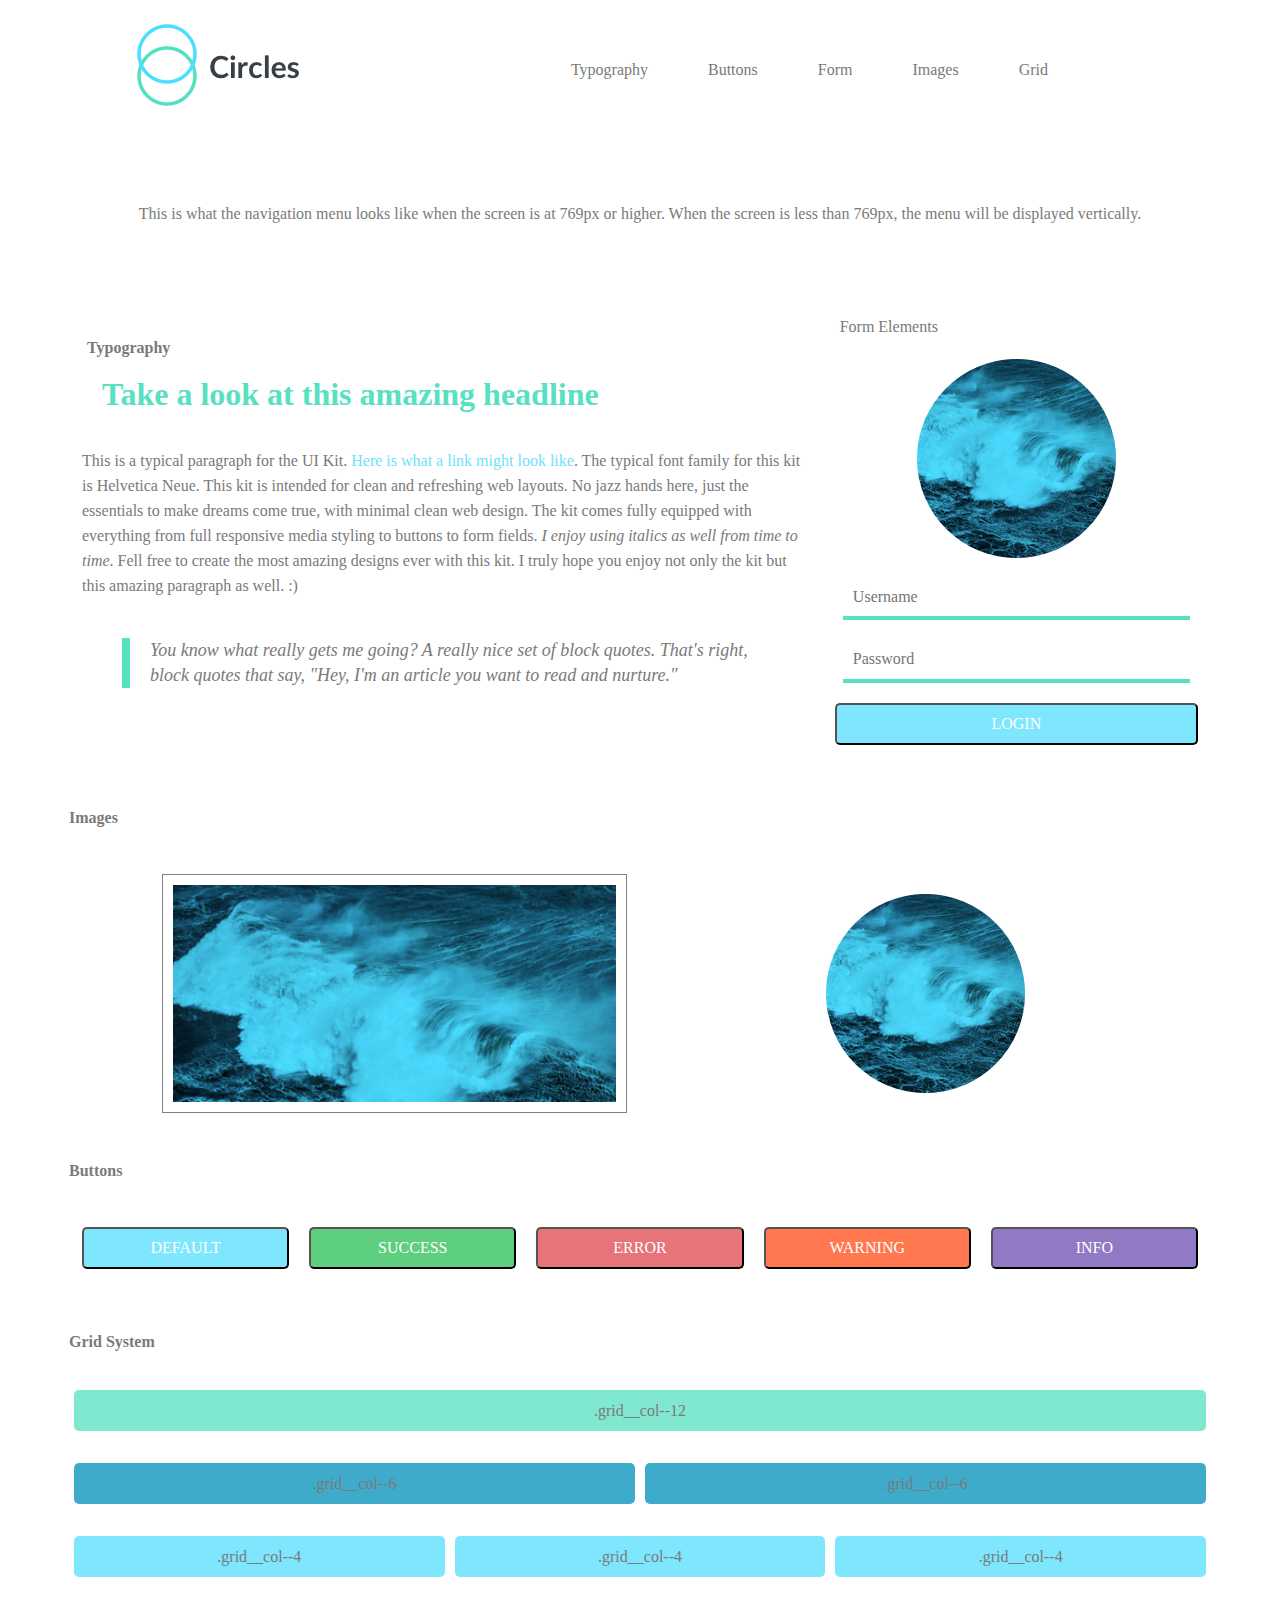
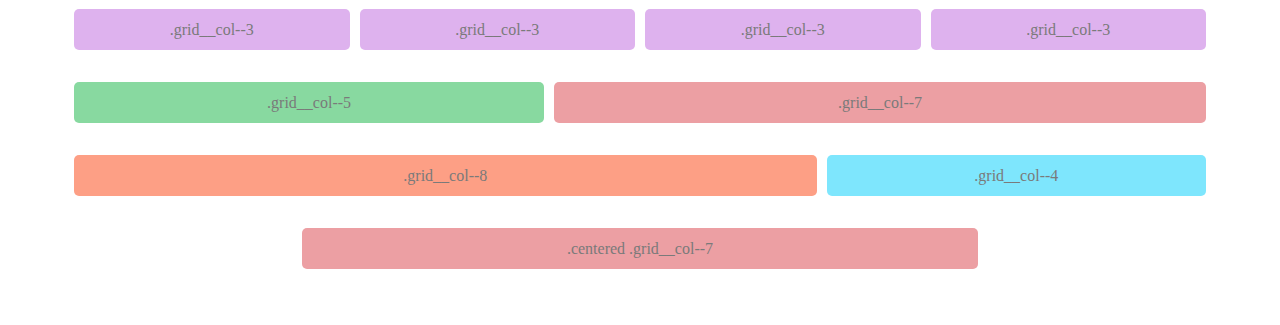
<file: index.html>
<!doctype html>
<html lang="en">

<head>
  <meta charset="utf-8">
  <title>Circles UI Kit</title>
  <meta name="viewport" content="width=device-width, initial-scale=1">
  <link rel="stylesheet" href="css/styles.css">
</head>
<!--
    List of classes used

    Grid:
    .container
    .grid__row
    .grid__col--1
    .grid__col--2
    .grid__col--3
    .grid__col--4
    .grid__col--5
    .grid__col--6
    .grid__col--7
    .grid__col--8
    .grid__col--9
    .grid__col--10
    .grid__col--11
    .grid__col--12
    .card
    .centered
    .theme__colors
    (.grid__col--1, .grid__col--2, .grid__col--10, and .grid__col--11 are not used here in the HTML but would be good to include in the Sass)

    Typography:
    .container
    .link
    .blockquote
    .headline--primary
    .headline--secondary

    Image:
    .img--logo
    .img--frame
    .img--avatar

    Navigation:
    .nav
    .nav__item

    Buttons:
    .btn--default
    .btn--success
    .btn--error
    .btn--warning
    .btn--info
    .theme__colors

    Forms:
    .form
    .form__label--hidden
    .form__input

  -->

<body class="container">
  <div class="grid__row">
    <div class="grid__col--3">
      <a class="link" href="/">
        <img class="img--logo" alt="circles logo" src="images/logo.png">
      </a>
    </div>
    <div class="grid__col--9">
      <nav role="navigation">
        <ul class="nav">
          <li class="nav__item"><a href="#type">Typography</a></li>
          <li class="nav__item"><a href="#buttons">Buttons</a></li>
          <li class="nav__item"><a href="#forms">Form</a></li>
          <li class="nav__item"><a href="#images">Images</a></li>
          <li class="nav__item"><a href="#grid">Grid</a></li>
        </ul>
      </nav>
    </div>
  </div>

  <div class="grid__row">
    <div class="grid__col--12">
      <div class="card">
        <p>This is what the navigation menu looks like when the screen is at 769px or higher. When the screen is less
          than 769px,
          the menu will be displayed vertically.</p>
      </div>
    </div>
  </div>

  <div class="grid__row">
    <div class="grid__col--8">
      <div class="card">
        <h4 id="type" class="headline--secondary">Typography</h4>
        <h1 class="headline--primary">Take a look at this amazing headline</h1>
        <p>This is a typical paragraph for the UI Kit. <a href="#" class="link">Here is what a link might look like</a>.
          The
          typical font family for this kit is Helvetica Neue. This kit is intended for clean and refreshing web layouts.
          No jazz hands here, just the essentials to make dreams come true, with minimal clean web design. The kit comes
          fully equipped with everything from full responsive media styling to buttons to form fields. <em>I enjoy using
            italics as well from time to time</em>.
          Fell free to create the most amazing designs ever with this kit. I truly hope you enjoy not only the kit but
          this
          amazing paragraph as well. :)</p>
        <blockquote class="blockquote">You know what really gets me going? A really nice set of block quotes. That's
          right, block quotes that say, "Hey,
          I'm an article you want to read and nurture."</blockquote>
      </div>
    </div>
    <div class="grid__col--4">
      <form class="form">
        <legend id="forms" class="headline--secondary">Form Elements</legend>
        <img class="img--avatar" src="images/avatar.png" alt="Avatar">
        <label class="form__label--hidden" for="username">Username:</label>
        <input class="form__input" type="text" id="username" placeholder="Username">
        <label class="form__label--hidden" for="password">Password:</label>
        <input class="form__input" type="password" id="password" placeholder="Password">
        <button class="btn--default theme__colors" type="submit" value="Login">Login</button>
      </form>
    </div>
  </div>

  <h4 id="images" class="headline--secondary">Images</h4>

  <div class="grid__row">
    <div class="grid__col--6">
      <img class="img--frame" src="images/image.png" alt="sample image">
    </div>
    <div class="grid__col--6">
      <img class="img--avatar" src="images/avatar.png" alt="Avatar">
    </div>
  </div>

  <h4 id="buttons" class="headline--secondary">Buttons</h4>

  <div class="grid__row">
    <div class="grid__col--12">
      <button class="btn--default theme__colors">default</button>
      <button class="btn--success theme__colors">success</button>
      <button class="btn--error theme__colors">error</button>
      <button class="btn--warning theme__colors">warning</button>
      <button class="btn--info theme__colors">info</button>
    </div>
  </div>

  <h4 id="grid" class="headline--secondary">Grid System</h4>

  <div class="grid__row">
    <div class="grid__col--12 theme__colors">.grid__col--12</div>
  </div>
  <div class="grid__row">
    <div class="grid__col--6 theme__colors">.grid__col--6</div>
    <div class="grid__col--6 theme__colors">.grid__col--6</div>
  </div>
  <div class="grid__row">
    <div class="grid__col--4 theme__colors">.grid__col--4</div>
    <div class="grid__col--4 theme__colors">.grid__col--4</div>
    <div class="grid__col--4 theme__colors">.grid__col--4</div>
  </div>
  <div class="grid__row">
    <div class="grid__col--3 theme__colors">.grid__col--3</div>
    <div class="grid__col--3 theme__colors">.grid__col--3</div>
    <div class="grid__col--3 theme__colors">.grid__col--3</div>
    <div class="grid__col--3 theme__colors">.grid__col--3</div>
  </div>
  <div class="grid__row">
    <div class="grid__col--5 theme__colors">.grid__col--5</div>
    <div class="grid__col--7 theme__colors">.grid__col--7</div>
  </div>
  <div class="grid__row">
    <div class="grid__col--8 theme__colors">.grid__col--8</div>
    <div class="grid__col--4 theme__colors">.grid__col--4</div>
  </div>
  <div class="grid__row">
    <div class="grid__col--7 theme__colors centered">.centered .grid__col--7</div>
  </div>

</body>

</html>
</file>
<file: css/styles.css>
.btn--info, .btn--warning, .btn--error, .btn--success, .btn--default {
  text-transform: uppercase;
  width: 100%;
  display: block;
  padding: 10px;
  border-radius: 5px;
  color: white;
  margin-bottom: 15px;
  cursor: pointer;
}

.img--avatar, .img--frame, .img--logo {
  display: block;
  margin: 0 auto;
}

.link, a {
  text-decoration: none;
}

/*! normalize.css v8.0.1 | MIT License | github.com/necolas/normalize.css */
/* Document
   ========================================================================== */
/**
 * 1. Correct the line height in all browsers.
 * 2. Prevent adjustments of font size after orientation changes in iOS.
 */
html {
  line-height: 1.15;
  /* 1 */
  -webkit-text-size-adjust: 100%;
  /* 2 */
}

/* Sections
   ========================================================================== */
/**
 * Remove the margin in all browsers.
 */
body {
  margin: 0;
}

/**
 * Render the `main` element consistently in IE.
 */
main {
  display: block;
}

/**
 * Correct the font size and margin on `h1` elements within `section` and
 * `article` contexts in Chrome, Firefox, and Safari.
 */
h1 {
  font-size: 2em;
  margin: 0.67em 0;
}

/* Grouping content
   ========================================================================== */
/**
 * 1. Add the correct box sizing in Firefox.
 * 2. Show the overflow in Edge and IE.
 */
hr {
  box-sizing: content-box;
  /* 1 */
  height: 0;
  /* 1 */
  overflow: visible;
  /* 2 */
}

/**
 * 1. Correct the inheritance and scaling of font size in all browsers.
 * 2. Correct the odd `em` font sizing in all browsers.
 */
pre {
  font-family: monospace, monospace;
  /* 1 */
  font-size: 1em;
  /* 2 */
}

/* Text-level semantics
   ========================================================================== */
/**
 * Remove the gray background on active links in IE 10.
 */
a {
  background-color: transparent;
}

/**
 * 1. Remove the bottom border in Chrome 57-
 * 2. Add the correct text decoration in Chrome, Edge, IE, Opera, and Safari.
 */
abbr[title] {
  border-bottom: none;
  /* 1 */
  text-decoration: underline;
  /* 2 */
  text-decoration: underline dotted;
  /* 2 */
}

/**
 * Add the correct font weight in Chrome, Edge, and Safari.
 */
b,
strong {
  font-weight: bolder;
}

/**
 * 1. Correct the inheritance and scaling of font size in all browsers.
 * 2. Correct the odd `em` font sizing in all browsers.
 */
code,
kbd,
samp {
  font-family: monospace, monospace;
  /* 1 */
  font-size: 1em;
  /* 2 */
}

/**
 * Add the correct font size in all browsers.
 */
small {
  font-size: 80%;
}

/**
 * Prevent `sub` and `sup` elements from affecting the line height in
 * all browsers.
 */
sub,
sup {
  font-size: 75%;
  line-height: 0;
  position: relative;
  vertical-align: baseline;
}

sub {
  bottom: -0.25em;
}

sup {
  top: -0.5em;
}

/* Embedded content
   ========================================================================== */
/**
 * Remove the border on images inside links in IE 10.
 */
img {
  border-style: none;
}

/* Forms
   ========================================================================== */
/**
 * 1. Change the font styles in all browsers.
 * 2. Remove the margin in Firefox and Safari.
 */
button,
input,
optgroup,
select,
textarea {
  font-family: inherit;
  /* 1 */
  font-size: 100%;
  /* 1 */
  line-height: 1.15;
  /* 1 */
  margin: 0;
  /* 2 */
}

/**
 * Show the overflow in IE.
 * 1. Show the overflow in Edge.
 */
button,
input {
  /* 1 */
  overflow: visible;
}

/**
 * Remove the inheritance of text transform in Edge, Firefox, and IE.
 * 1. Remove the inheritance of text transform in Firefox.
 */
button,
select {
  /* 1 */
  text-transform: none;
}

/**
 * Correct the inability to style clickable types in iOS and Safari.
 */
button,
[type=button],
[type=reset],
[type=submit] {
  -webkit-appearance: button;
}

/**
 * Remove the inner border and padding in Firefox.
 */
button::-moz-focus-inner,
[type=button]::-moz-focus-inner,
[type=reset]::-moz-focus-inner,
[type=submit]::-moz-focus-inner {
  border-style: none;
  padding: 0;
}

/**
 * Restore the focus styles unset by the previous rule.
 */
button:-moz-focusring,
[type=button]:-moz-focusring,
[type=reset]:-moz-focusring,
[type=submit]:-moz-focusring {
  outline: 1px dotted ButtonText;
}

/**
 * Correct the padding in Firefox.
 */
fieldset {
  padding: 0.35em 0.75em 0.625em;
}

/**
 * 1. Correct the text wrapping in Edge and IE.
 * 2. Correct the color inheritance from `fieldset` elements in IE.
 * 3. Remove the padding so developers are not caught out when they zero out
 *    `fieldset` elements in all browsers.
 */
legend {
  box-sizing: border-box;
  /* 1 */
  color: inherit;
  /* 2 */
  display: table;
  /* 1 */
  max-width: 100%;
  /* 1 */
  padding: 0;
  /* 3 */
  white-space: normal;
  /* 1 */
}

/**
 * Add the correct vertical alignment in Chrome, Firefox, and Opera.
 */
progress {
  vertical-align: baseline;
}

/**
 * Remove the default vertical scrollbar in IE 10+.
 */
textarea {
  overflow: auto;
}

/**
 * 1. Add the correct box sizing in IE 10.
 * 2. Remove the padding in IE 10.
 */
[type=checkbox],
[type=radio] {
  box-sizing: border-box;
  /* 1 */
  padding: 0;
  /* 2 */
}

/**
 * Correct the cursor style of increment and decrement buttons in Chrome.
 */
[type=number]::-webkit-inner-spin-button,
[type=number]::-webkit-outer-spin-button {
  height: auto;
}

/**
 * 1. Correct the odd appearance in Chrome and Safari.
 * 2. Correct the outline style in Safari.
 */
[type=search] {
  -webkit-appearance: textfield;
  /* 1 */
  outline-offset: -2px;
  /* 2 */
}

/**
 * Remove the inner padding in Chrome and Safari on macOS.
 */
[type=search]::-webkit-search-decoration {
  -webkit-appearance: none;
}

/**
 * 1. Correct the inability to style clickable types in iOS and Safari.
 * 2. Change font properties to `inherit` in Safari.
 */
::-webkit-file-upload-button {
  -webkit-appearance: button;
  /* 1 */
  font: inherit;
  /* 2 */
}

/* Interactive
   ========================================================================== */
/*
 * Add the correct display in Edge, IE 10+, and Firefox.
 */
details {
  display: block;
}

/*
 * Add the correct display in all browsers.
 */
summary {
  display: list-item;
}

/* Misc
   ========================================================================== */
/**
 * Add the correct display in IE 10+.
 */
template {
  display: none;
}

/**
 * Add the correct display in IE 10.
 */
[hidden] {
  display: none;
}

* {
  font-family: "Helvetica Neue" "Gill Sans", "Gill Sans MT", Calibri, "Trebuchet MS", sans-serif;
  font-size: 16px;
  line-height: 25px;
  color: #7A7A7A;
}

ul {
  display: flex;
  justify-content: flex-end;
  list-style: none;
  padding-left: 0;
}

p {
  margin-bottom: 40px;
  color: "Helvetica Neue" "Gill Sans", "Gill Sans MT", Calibri, "Trebuchet MS", sans-serif;
}

a {
  color: #7A7A7A;
}

.grid__row {
  padding: 1em 10px;
  display: flex;
  flex-direction: column;
}
@media (min-width: 769px) {
  .grid__row {
    display: flex;
    flex-direction: row;
    justify-content: center;
  }
}

.grid__col--12.theme__colors {
  background-color: #80E8D1;
}
.grid__col--8.theme__colors {
  background-color: #FD9F85;
}
.grid__col--7.theme__colors {
  background-color: #EC9FA3;
}
.grid__col--6.theme__colors {
  background-color: #3FABCA;
}
.grid__col--5.theme__colors {
  background-color: #88D9A0;
}
.grid__col--4.theme__colors {
  background-color: #7EE6FD;
}
.grid__col--3.theme__colors {
  background-color: #DEB2EE;
}
.grid__col--1 {
  margin-top: 10px;
  flex-basis: 100%;
}
@media (min-width: 769px) {
  .grid__col--1 {
    margin-top: 0;
    flex-basis: 8.3333333333%;
  }
}
.grid__col--2 {
  margin-top: 10px;
  flex-basis: 100%;
}
@media (min-width: 769px) {
  .grid__col--2 {
    margin-top: 0;
    flex-basis: 16.6666666667%;
  }
}
.grid__col--3 {
  margin-top: 10px;
  flex-basis: 100%;
}
@media (min-width: 769px) {
  .grid__col--3 {
    margin-top: 0;
    flex-basis: 25%;
  }
}
.grid__col--4 {
  margin-top: 10px;
  flex-basis: 100%;
}
@media (min-width: 769px) {
  .grid__col--4 {
    margin-top: 0;
    flex-basis: 33.3333333333%;
  }
}
.grid__col--5 {
  margin-top: 10px;
  flex-basis: 100%;
}
@media (min-width: 769px) {
  .grid__col--5 {
    margin-top: 0;
    flex-basis: 41.6666666667%;
  }
}
.grid__col--6 {
  margin-top: 10px;
  flex-basis: 100%;
}
@media (min-width: 769px) {
  .grid__col--6 {
    margin-top: 0;
    flex-basis: 50%;
  }
}
.grid__col--7 {
  margin-top: 10px;
  flex-basis: 100%;
}
@media (min-width: 769px) {
  .grid__col--7 {
    margin-top: 0;
    flex-basis: 58.3333333333%;
  }
}
.grid__col--8 {
  margin-top: 10px;
  flex-basis: 100%;
}
@media (min-width: 769px) {
  .grid__col--8 {
    margin-top: 0;
    flex-basis: 66.6666666667%;
  }
}
.grid__col--9 {
  margin-top: 10px;
  flex-basis: 100%;
}
@media (min-width: 769px) {
  .grid__col--9 {
    margin-top: 0;
    flex-basis: 75%;
  }
}
.grid__col--10 {
  margin-top: 10px;
  flex-basis: 100%;
}
@media (min-width: 769px) {
  .grid__col--10 {
    margin-top: 0;
    flex-basis: 83.3333333333%;
  }
}
.grid__col--11 {
  margin-top: 10px;
  flex-basis: 100%;
}
@media (min-width: 769px) {
  .grid__col--11 {
    margin-top: 0;
    flex-basis: 91.6666666667%;
  }
}
.grid__col--12 {
  margin-top: 10px;
  flex-basis: 100%;
}
@media (min-width: 769px) {
  .grid__col--12 {
    margin-top: 0;
    flex-basis: 100%;
  }
}

[class^=grid__col] {
  padding: 8px;
  border-radius: 5px;
}
@media (min-width: 769px) {
  [class^=grid__col] + [class^=grid__col] {
    text-align: center;
    margin-left: 10px;
  }
}

@media (min-width: 769px) {
  .grid__col--12,
.centered,
.theme__colors {
    display: flex;
    flex-direction: row;
    justify-content: center;
  }
}

.grid__col--6 {
  display: flex;
  align-items: center;
}

.btn--default {
  background-color: #7EE6FD;
}
.btn--success {
  background-color: #5ece7f;
}
.btn--error {
  background-color: #e67478;
}
.btn--warning {
  background-color: #ff784f;
}
.btn--info {
  background-color: #9279c3;
}

@media (min-width: 769px) {
  .btn--success,
.btn--error,
.btn--warning,
.btn--info {
    margin-left: 20px;
  }
}

.form__label--hidden {
  display: none;
}

.form {
  text-align: center;
}
.form__input {
  margin: auto;
  margin-bottom: 20px;
  margin-top: 20px;
  padding: 10px;
  display: block;
  border: none;
  border-bottom: 4px solid #58E1C1;
  width: 90%;
}

.img--frame {
  border: 1px double grey;
  padding: 10px;
  width: 100%;
  box-sizing: border-box;
}
@media (min-width: 769px) {
  .img--frame {
    margin-left: 80px;
  }
}
.nav {
  display: block;
  margin-top: 18px;
  margin-bottom: 40px;
  text-align: center;
}
.nav li {
  line-height: 45px;
  padding: 5px 10px;
}
@media (min-width: 769px) {
  .nav {
    display: flex;
    flex-direction: row;
    margin-right: 120px;
    text-align: right;
  }
}

@media (min-width: 769px) {
  .nav__item {
    margin: 0 20px;
  }
}
.nav__item:hover {
  background-color: #58E1C1;
  border-radius: 5px;
}
.nav__item:hover a {
  color: white;
}

.container {
  width: 90%;
  margin: auto;
  margin-bottom: 40px;
}
@media (min-width: 769px) {
  .container {
    font-size: 20px;
  }
}

.headline--secondary {
  margin-bottom: 20px;
  margin-left: 5px;
}

.headline--primary {
  padding-left: 20px;
  padding-bottom: 20px;
  color: #58E1C1;
}

.link {
  color: #6DE2FC;
}

.blockquote {
  border-left: 8px solid #58E1C1;
  padding-left: 20px;
  font-style: italic;
  font-size: 18px;
  margin-bottom: 50px;
}

/*# sourceMappingURL=styles.css.map */
</file>
